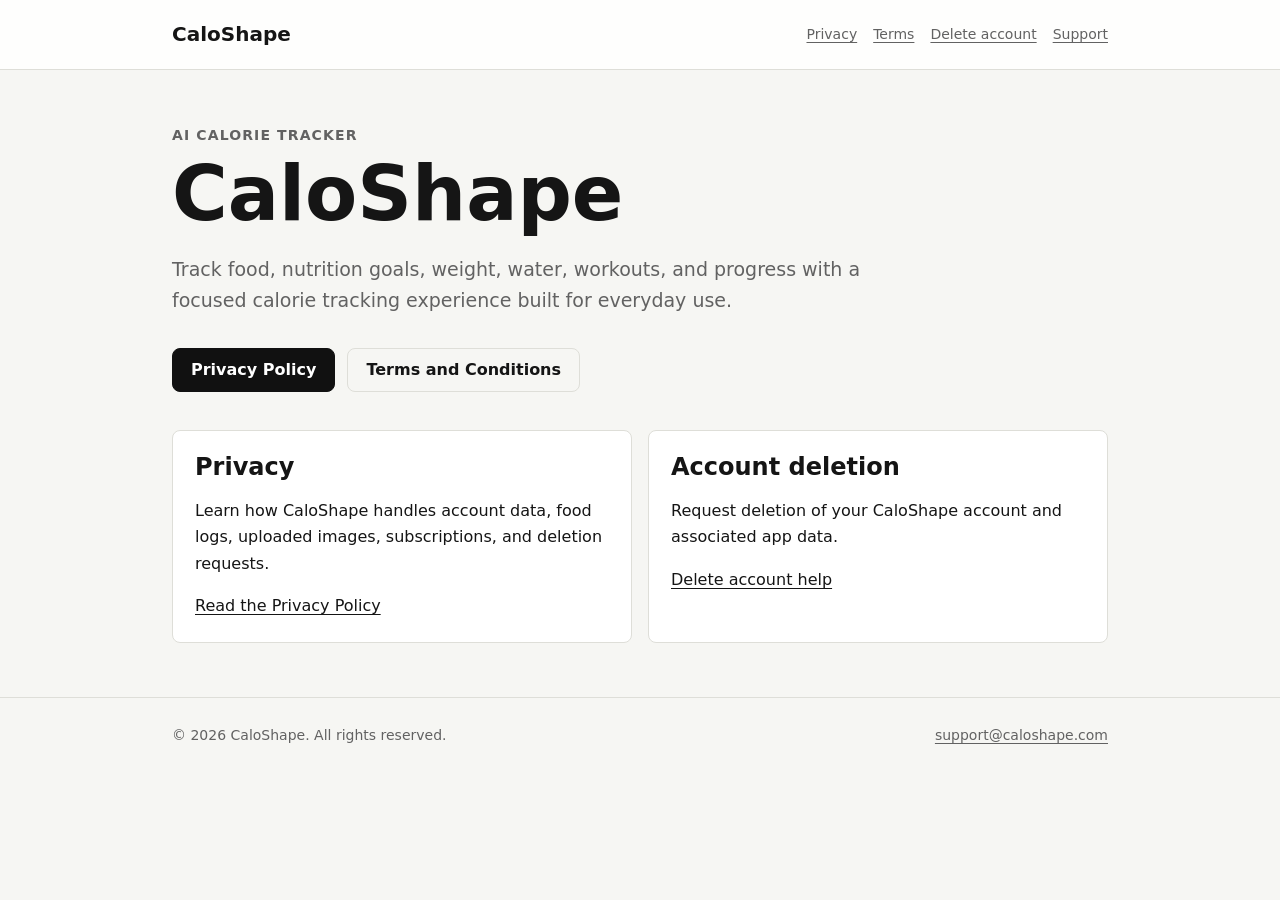
<file: index.html>
<!doctype html>
<html lang="en">
<head>
  <meta charset="utf-8">
  <meta name="viewport" content="width=device-width, initial-scale=1">
  <title>CaloShape AI Calorie Tracker</title>
  <meta name="description" content="CaloShape helps you track calories, macros, goals, and progress with AI-assisted nutrition tools.">
  <link rel="canonical" href="https://caloshape.com/">
  <meta property="og:url" content="https://caloshape.com/">
  <link rel="stylesheet" href="/styles.css">
</head>
<body>
  <header class="site-header">
    <nav class="nav" aria-label="Primary">
      <a class="brand" href="/">CaloShape</a>
      <div class="nav-links">
        <a href="/privacy/">Privacy</a>
        <a href="/terms/">Terms</a>
        <a href="/delete-account/">Delete account</a>
        <a href="/support/">Support</a>
      </div>
    </nav>
  </header>

  <main class="hero">
    <p class="eyebrow">AI calorie tracker</p>
    <h1>CaloShape</h1>
    <p class="lead">
      Track food, nutrition goals, weight, water, workouts, and progress with a focused calorie tracking experience built for everyday use.
    </p>
    <div class="actions">
      <a class="button" href="/privacy/">Privacy Policy</a>
      <a class="button secondary" href="/terms/">Terms and Conditions</a>
    </div>

    <div class="grid" aria-label="Important links">
      <article class="card">
        <h2>Privacy</h2>
        <p>Learn how CaloShape handles account data, food logs, uploaded images, subscriptions, and deletion requests.</p>
        <a href="/privacy/">Read the Privacy Policy</a>
      </article>
      <article class="card">
        <h2>Account deletion</h2>
        <p>Request deletion of your CaloShape account and associated app data.</p>
        <a href="/delete-account/">Delete account help</a>
      </article>
    </div>
  </main>

  <footer class="site-footer">
    <div class="footer-inner">
      <span>&copy; 2026 CaloShape. All rights reserved.</span>
      <a href="mailto:support@caloshape.com">support@caloshape.com</a>
    </div>
  </footer>
</body>
</html>
</file>
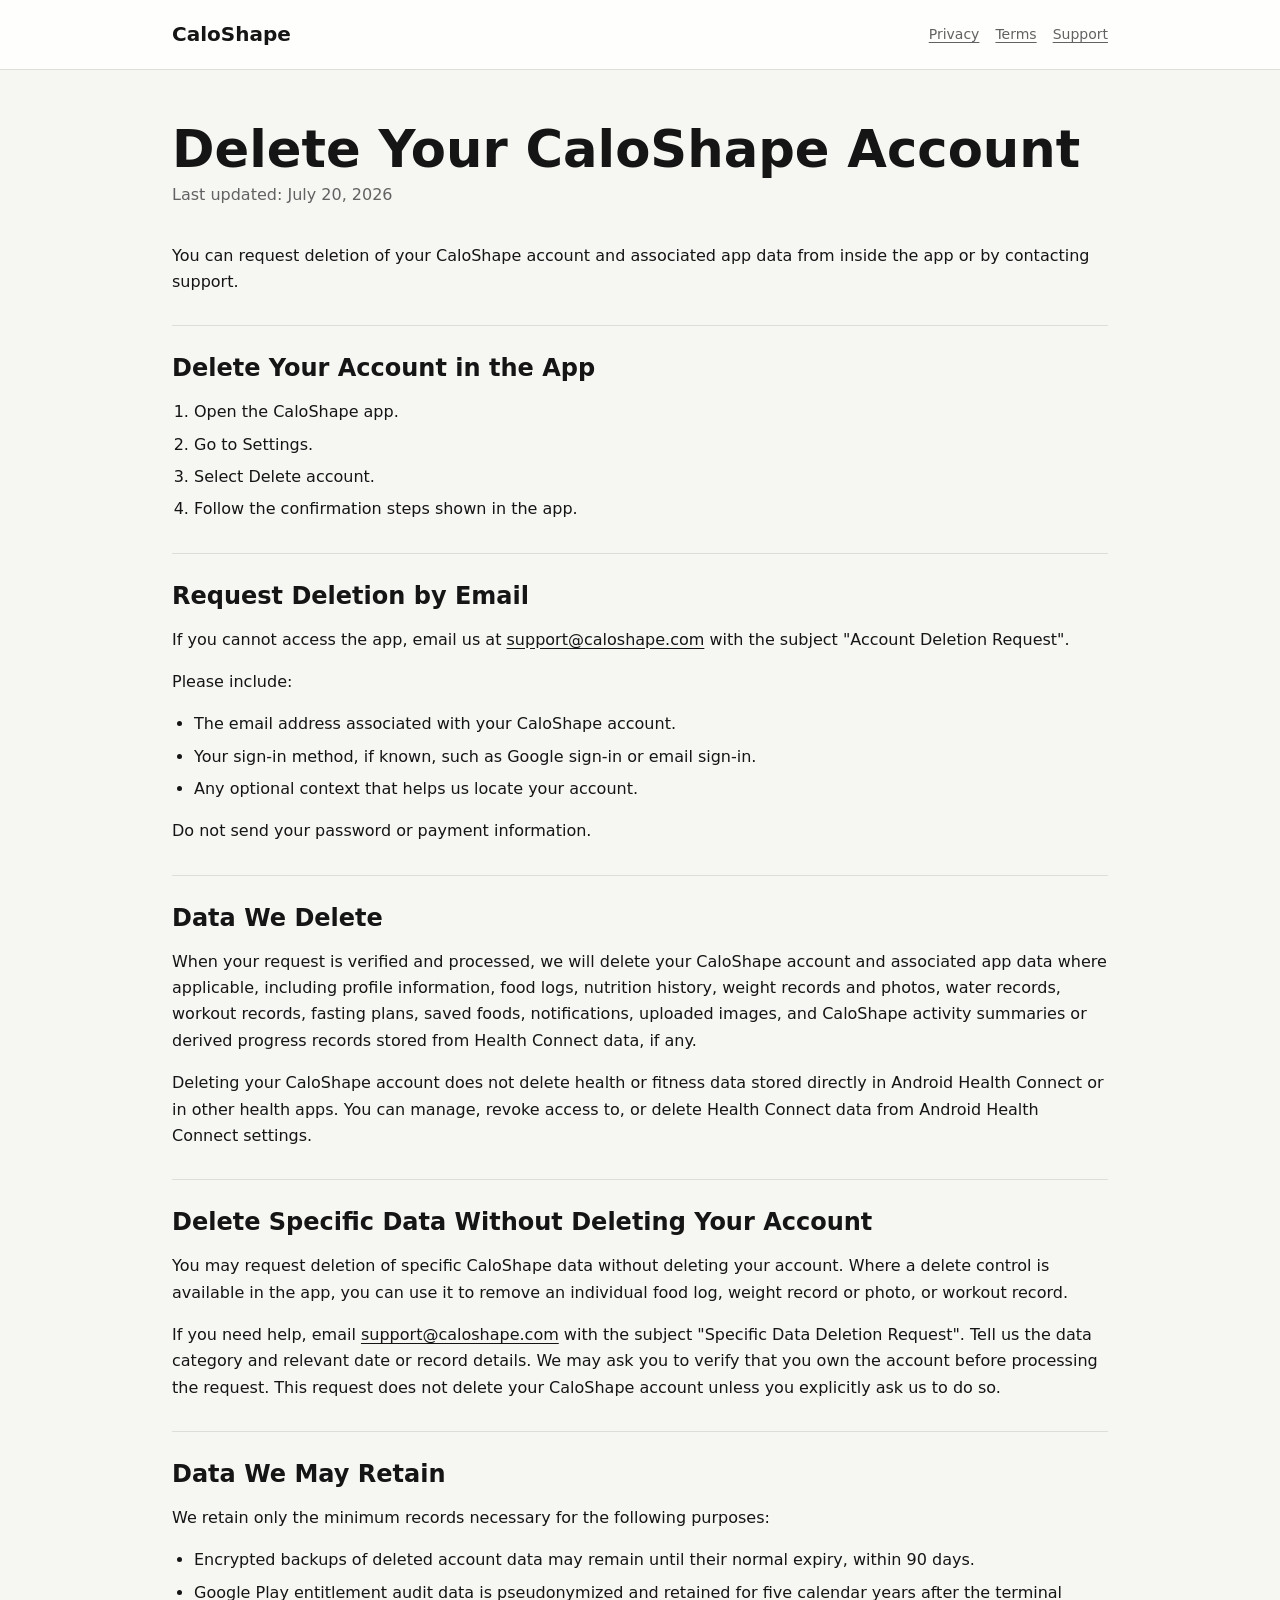
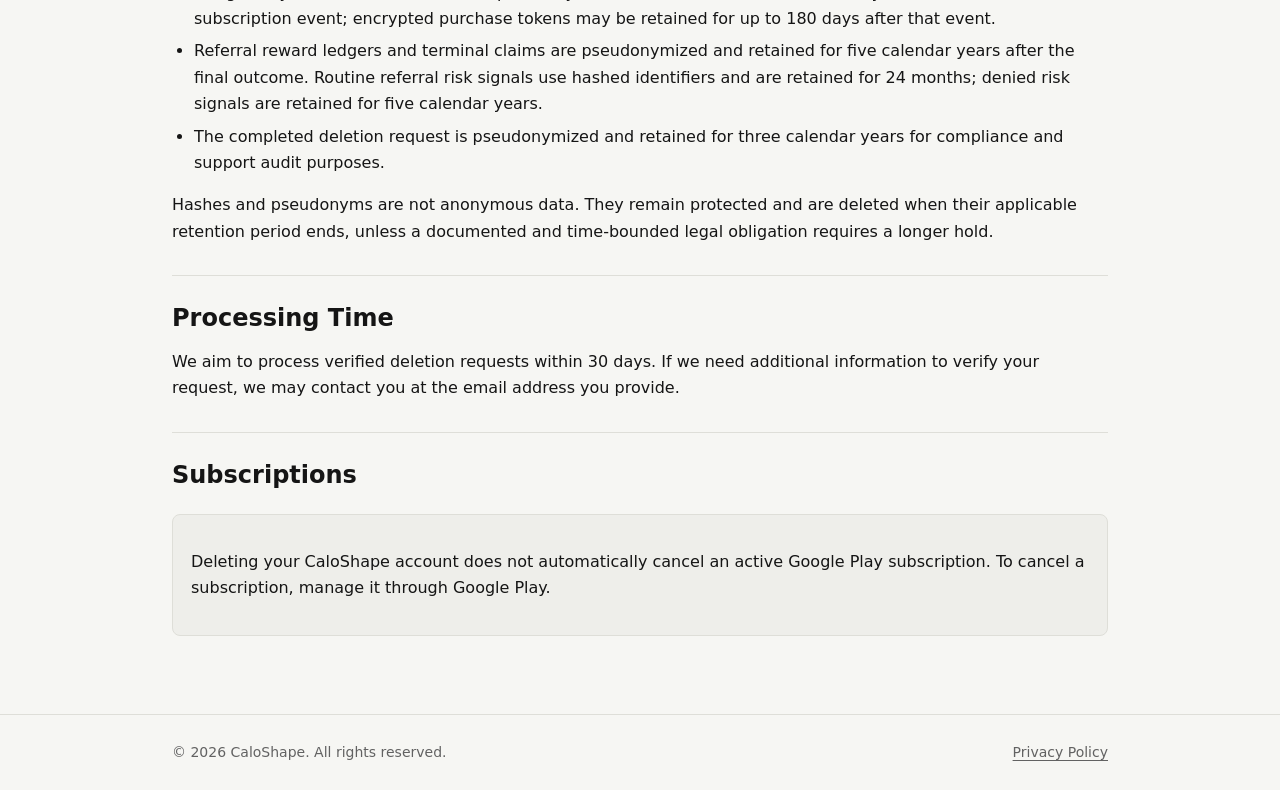
<file: delete-account/index.html>
<!doctype html>
<html lang="en">
<head>
  <meta charset="utf-8">
  <meta name="viewport" content="width=device-width, initial-scale=1">
  <title>Delete Your CaloShape Account</title>
  <meta name="description" content="How to request deletion of your CaloShape account and associated app data.">
  <link rel="canonical" href="https://caloshape.com/delete-account/">
  <meta property="og:url" content="https://caloshape.com/delete-account/">
  <link rel="stylesheet" href="/styles.css">
</head>
<body>
  <header class="site-header">
    <nav class="nav" aria-label="Primary">
      <a class="brand" href="/">CaloShape</a>
      <div class="nav-links">
        <a href="/privacy/">Privacy</a>
        <a href="/terms/">Terms</a>
        <a href="/support/">Support</a>
      </div>
    </nav>
  </header>

  <main class="content">
    <h1>Delete Your CaloShape Account</h1>
    <p class="updated">Last updated: July 20, 2026</p>

    <p>
      You can request deletion of your CaloShape account and associated app data from inside the app or by contacting support.
    </p>

    <section>
      <h2>Delete Your Account in the App</h2>
      <ol>
        <li>Open the CaloShape app.</li>
        <li>Go to Settings.</li>
        <li>Select Delete account.</li>
        <li>Follow the confirmation steps shown in the app.</li>
      </ol>
    </section>

    <section>
      <h2>Request Deletion by Email</h2>
      <p>
        If you cannot access the app, email us at
        <a href="mailto:support@caloshape.com?subject=Account%20Deletion%20Request">support@caloshape.com</a>
        with the subject "Account Deletion Request".
      </p>
      <p>Please include:</p>
      <ul>
        <li>The email address associated with your CaloShape account.</li>
        <li>Your sign-in method, if known, such as Google sign-in or email sign-in.</li>
        <li>Any optional context that helps us locate your account.</li>
      </ul>
      <p>Do not send your password or payment information.</p>
    </section>

    <section>
      <h2>Data We Delete</h2>
      <p>
        When your request is verified and processed, we will delete your CaloShape account and associated app data where applicable, including profile information, food logs, nutrition history, weight records and photos, water records, workout records, fasting plans, saved foods, notifications, uploaded images, and CaloShape activity summaries or derived progress records stored from Health Connect data, if any.
      </p>
      <p>
        Deleting your CaloShape account does not delete health or fitness data stored directly in Android Health Connect or in other health apps. You can manage, revoke access to, or delete Health Connect data from Android Health Connect settings.
      </p>
    </section>

    <section>
      <h2>Delete Specific Data Without Deleting Your Account</h2>
      <p>
        You may request deletion of specific CaloShape data without deleting your account. Where a delete control is available in the app, you can use it to remove an individual food log, weight record or photo, or workout record.
      </p>
      <p>
        If you need help, email
        <a href="mailto:support@caloshape.com?subject=Specific%20Data%20Deletion%20Request">support@caloshape.com</a>
        with the subject "Specific Data Deletion Request". Tell us the data category and relevant date or record details. We may ask you to verify that you own the account before processing the request. This request does not delete your CaloShape account unless you explicitly ask us to do so.
      </p>
    </section>

    <section>
      <h2>Data We May Retain</h2>
      <p>We retain only the minimum records necessary for the following purposes:</p>
      <ul>
        <li>Encrypted backups of deleted account data may remain until their normal expiry, within 90 days.</li>
        <li>Google Play entitlement audit data is pseudonymized and retained for five calendar years after the terminal subscription event; encrypted purchase tokens may be retained for up to 180 days after that event.</li>
        <li>Referral reward ledgers and terminal claims are pseudonymized and retained for five calendar years after the final outcome. Routine referral risk signals use hashed identifiers and are retained for 24 months; denied risk signals are retained for five calendar years.</li>
        <li>The completed deletion request is pseudonymized and retained for three calendar years for compliance and support audit purposes.</li>
      </ul>
      <p>Hashes and pseudonyms are not anonymous data. They remain protected and are deleted when their applicable retention period ends, unless a documented and time-bounded legal obligation requires a longer hold.</p>
    </section>

    <section>
      <h2>Processing Time</h2>
      <p>
        We aim to process verified deletion requests within 30 days. If we need additional information to verify your request, we may contact you at the email address you provide.
      </p>
    </section>

    <section>
      <h2>Subscriptions</h2>
      <div class="notice">
        <p>
          Deleting your CaloShape account does not automatically cancel an active Google Play subscription. To cancel a subscription, manage it through Google Play.
        </p>
      </div>
    </section>
  </main>

  <footer class="site-footer">
    <div class="footer-inner">
      <span>&copy; 2026 CaloShape. All rights reserved.</span>
      <a href="/privacy/">Privacy Policy</a>
    </div>
  </footer>
</body>
</html>
</file>
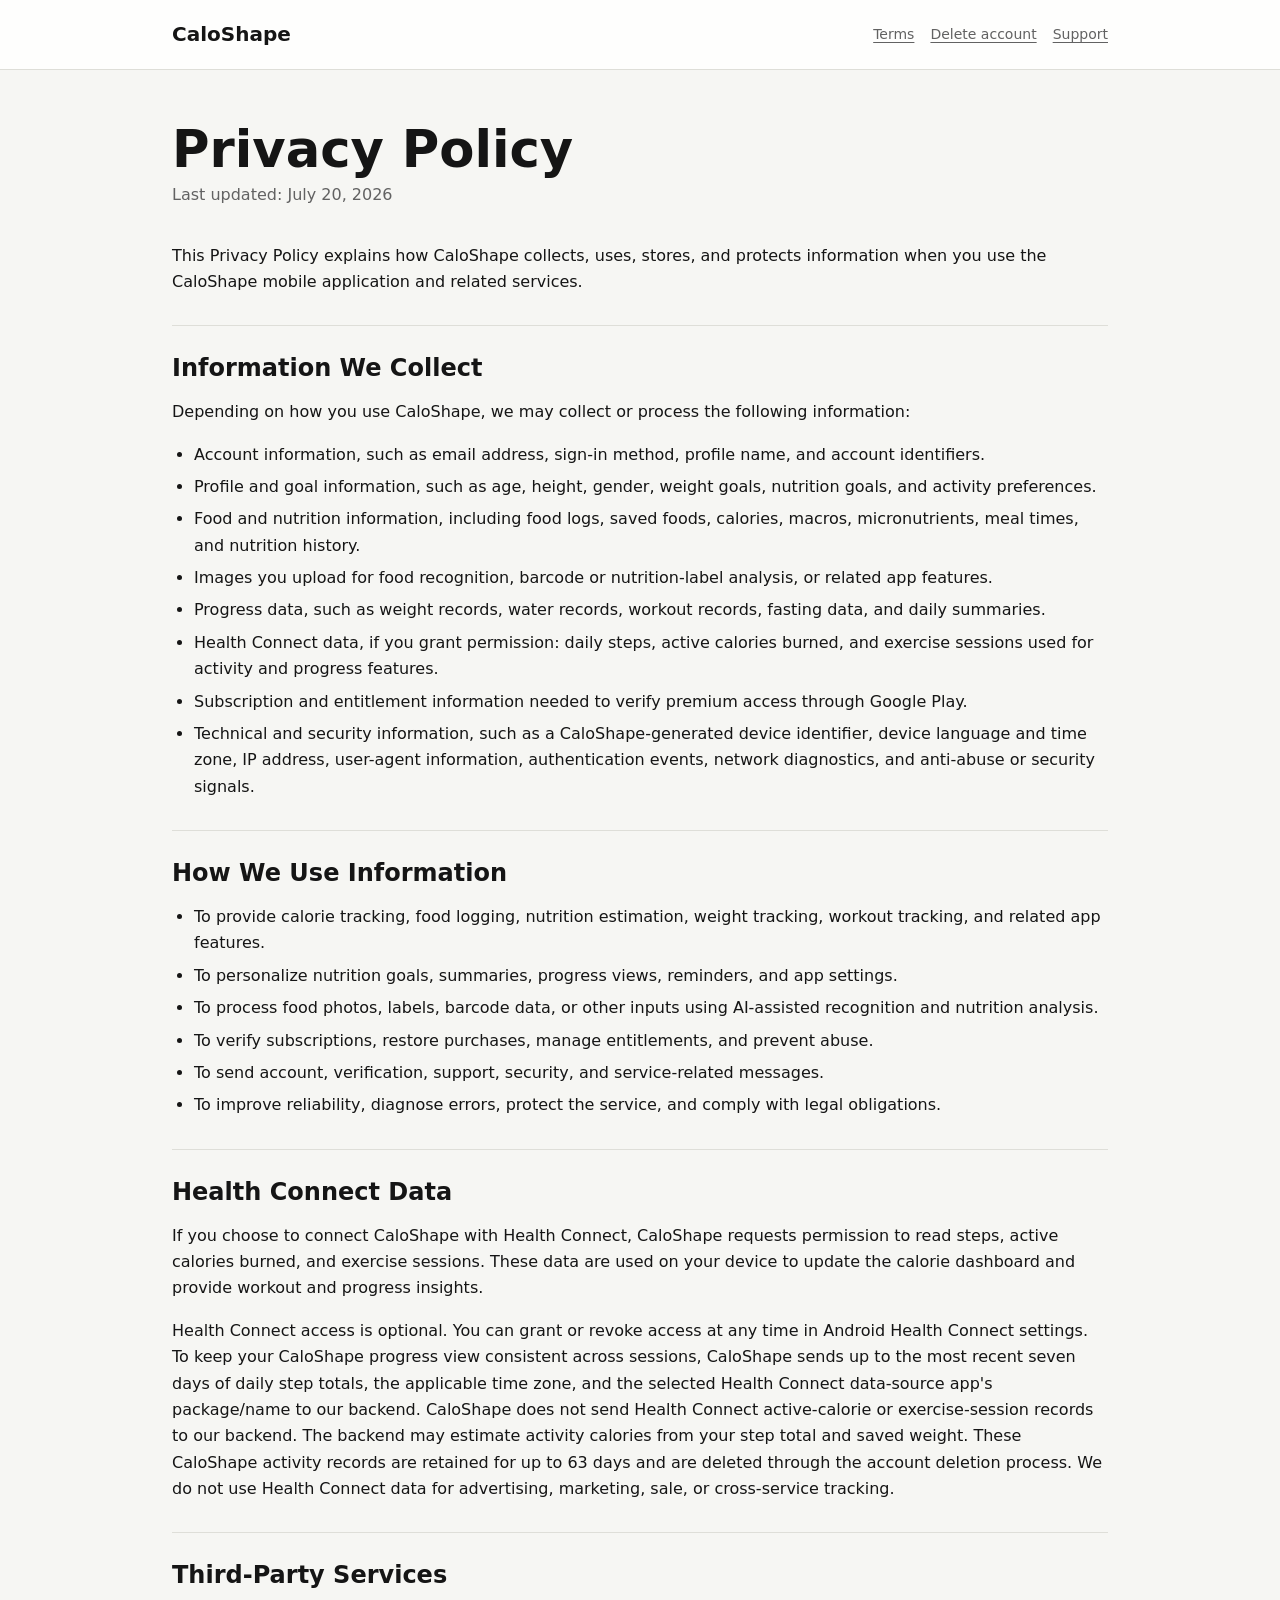
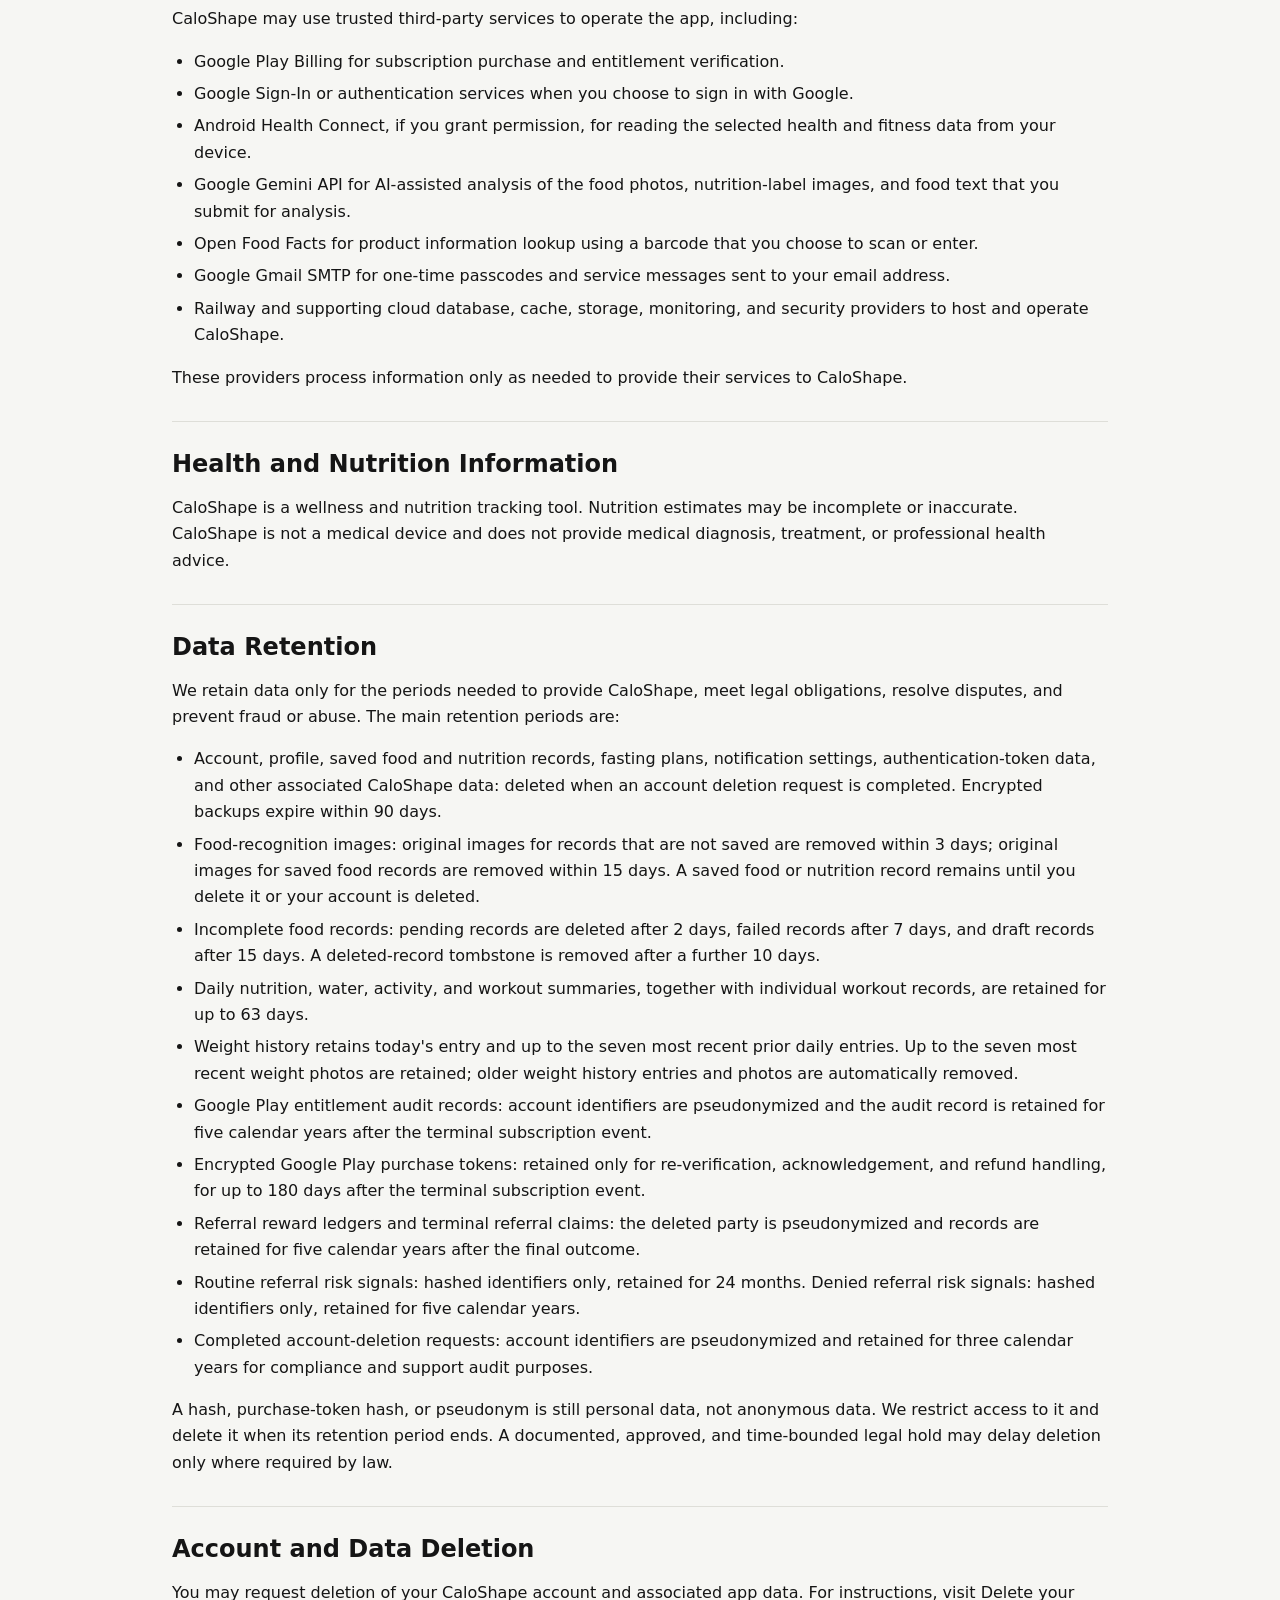
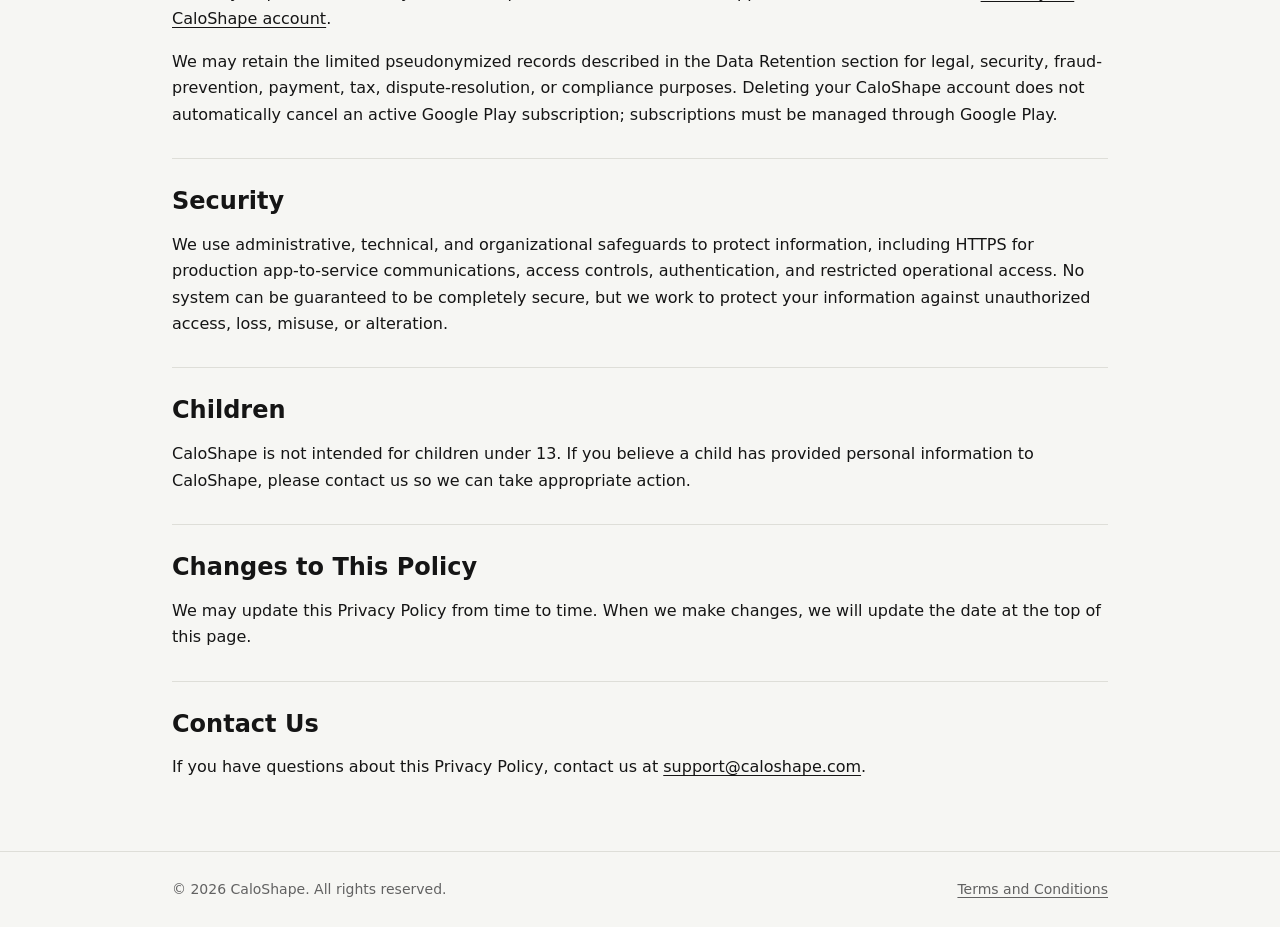
<file: privacy/index.html>
<!doctype html>
<html lang="en">
<head>
  <meta charset="utf-8">
  <meta name="viewport" content="width=device-width, initial-scale=1">
  <title>Privacy Policy - CaloShape</title>
  <meta name="description" content="Privacy Policy for CaloShape AI Calorie Tracker.">
  <link rel="canonical" href="https://caloshape.com/privacy/">
  <meta property="og:url" content="https://caloshape.com/privacy/">
  <link rel="stylesheet" href="/styles.css">
</head>
<body>
  <header class="site-header">
    <nav class="nav" aria-label="Primary">
      <a class="brand" href="/">CaloShape</a>
      <div class="nav-links">
        <a href="/terms/">Terms</a>
        <a href="/delete-account/">Delete account</a>
        <a href="/support/">Support</a>
      </div>
    </nav>
  </header>

  <main class="content">
    <h1>Privacy Policy</h1>
    <p class="updated">Last updated: July 20, 2026</p>

    <p>
      This Privacy Policy explains how CaloShape collects, uses, stores, and protects information when you use the CaloShape mobile application and related services.
    </p>

    <section>
      <h2>Information We Collect</h2>
      <p>Depending on how you use CaloShape, we may collect or process the following information:</p>
      <ul>
        <li>Account information, such as email address, sign-in method, profile name, and account identifiers.</li>
        <li>Profile and goal information, such as age, height, gender, weight goals, nutrition goals, and activity preferences.</li>
        <li>Food and nutrition information, including food logs, saved foods, calories, macros, micronutrients, meal times, and nutrition history.</li>
        <li>Images you upload for food recognition, barcode or nutrition-label analysis, or related app features.</li>
        <li>Progress data, such as weight records, water records, workout records, fasting data, and daily summaries.</li>
        <li>Health Connect data, if you grant permission: daily steps, active calories burned, and exercise sessions used for activity and progress features.</li>
        <li>Subscription and entitlement information needed to verify premium access through Google Play.</li>
        <li>Technical and security information, such as a CaloShape-generated device identifier, device language and time zone, IP address, user-agent information, authentication events, network diagnostics, and anti-abuse or security signals.</li>
      </ul>
    </section>

    <section>
      <h2>How We Use Information</h2>
      <ul>
        <li>To provide calorie tracking, food logging, nutrition estimation, weight tracking, workout tracking, and related app features.</li>
        <li>To personalize nutrition goals, summaries, progress views, reminders, and app settings.</li>
        <li>To process food photos, labels, barcode data, or other inputs using AI-assisted recognition and nutrition analysis.</li>
        <li>To verify subscriptions, restore purchases, manage entitlements, and prevent abuse.</li>
        <li>To send account, verification, support, security, and service-related messages.</li>
        <li>To improve reliability, diagnose errors, protect the service, and comply with legal obligations.</li>
      </ul>
    </section>

    <section>
      <h2>Health Connect Data</h2>
      <p>
        If you choose to connect CaloShape with Health Connect, CaloShape requests permission to read steps, active calories burned, and exercise sessions. These data are used on your device to update the calorie dashboard and provide workout and progress insights.
      </p>
      <p>
        Health Connect access is optional. You can grant or revoke access at any time in Android Health Connect settings. To keep your CaloShape progress view consistent across sessions, CaloShape sends up to the most recent seven days of daily step totals, the applicable time zone, and the selected Health Connect data-source app's package/name to our backend. CaloShape does not send Health Connect active-calorie or exercise-session records to our backend. The backend may estimate activity calories from your step total and saved weight. These CaloShape activity records are retained for up to 63 days and are deleted through the account deletion process. We do not use Health Connect data for advertising, marketing, sale, or cross-service tracking.
      </p>
    </section>

    <section>
      <h2>Third-Party Services</h2>
      <p>CaloShape may use trusted third-party services to operate the app, including:</p>
      <ul>
        <li>Google Play Billing for subscription purchase and entitlement verification.</li>
        <li>Google Sign-In or authentication services when you choose to sign in with Google.</li>
        <li>Android Health Connect, if you grant permission, for reading the selected health and fitness data from your device.</li>
        <li>Google Gemini API for AI-assisted analysis of the food photos, nutrition-label images, and food text that you submit for analysis.</li>
        <li>Open Food Facts for product information lookup using a barcode that you choose to scan or enter.</li>
        <li>Google Gmail SMTP for one-time passcodes and service messages sent to your email address.</li>
        <li>Railway and supporting cloud database, cache, storage, monitoring, and security providers to host and operate CaloShape.</li>
      </ul>
      <p>These providers process information only as needed to provide their services to CaloShape.</p>
    </section>

    <section>
      <h2>Health and Nutrition Information</h2>
      <p>
        CaloShape is a wellness and nutrition tracking tool. Nutrition estimates may be incomplete or inaccurate. CaloShape is not a medical device and does not provide medical diagnosis, treatment, or professional health advice.
      </p>
    </section>

    <section>
      <h2>Data Retention</h2>
      <p>We retain data only for the periods needed to provide CaloShape, meet legal obligations, resolve disputes, and prevent fraud or abuse. The main retention periods are:</p>
      <ul>
        <li>Account, profile, saved food and nutrition records, fasting plans, notification settings, authentication-token data, and other associated CaloShape data: deleted when an account deletion request is completed. Encrypted backups expire within 90 days.</li>
        <li>Food-recognition images: original images for records that are not saved are removed within 3 days; original images for saved food records are removed within 15 days. A saved food or nutrition record remains until you delete it or your account is deleted.</li>
        <li>Incomplete food records: pending records are deleted after 2 days, failed records after 7 days, and draft records after 15 days. A deleted-record tombstone is removed after a further 10 days.</li>
        <li>Daily nutrition, water, activity, and workout summaries, together with individual workout records, are retained for up to 63 days.</li>
        <li>Weight history retains today's entry and up to the seven most recent prior daily entries. Up to the seven most recent weight photos are retained; older weight history entries and photos are automatically removed.</li>
        <li>Google Play entitlement audit records: account identifiers are pseudonymized and the audit record is retained for five calendar years after the terminal subscription event.</li>
        <li>Encrypted Google Play purchase tokens: retained only for re-verification, acknowledgement, and refund handling, for up to 180 days after the terminal subscription event.</li>
        <li>Referral reward ledgers and terminal referral claims: the deleted party is pseudonymized and records are retained for five calendar years after the final outcome.</li>
        <li>Routine referral risk signals: hashed identifiers only, retained for 24 months. Denied referral risk signals: hashed identifiers only, retained for five calendar years.</li>
        <li>Completed account-deletion requests: account identifiers are pseudonymized and retained for three calendar years for compliance and support audit purposes.</li>
      </ul>
      <p>
        A hash, purchase-token hash, or pseudonym is still personal data, not anonymous data. We restrict access to it and delete it when its retention period ends. A documented, approved, and time-bounded legal hold may delay deletion only where required by law.
      </p>
    </section>

    <section>
      <h2>Account and Data Deletion</h2>
      <p>
        You may request deletion of your CaloShape account and associated app data. For instructions, visit
        <a href="/delete-account/">Delete your CaloShape account</a>.
      </p>
      <p>
        We may retain the limited pseudonymized records described in the Data Retention section for legal, security, fraud-prevention, payment, tax, dispute-resolution, or compliance purposes. Deleting your CaloShape account does not automatically cancel an active Google Play subscription; subscriptions must be managed through Google Play.
      </p>
    </section>

    <section>
      <h2>Security</h2>
      <p>
        We use administrative, technical, and organizational safeguards to protect information, including HTTPS for production app-to-service communications, access controls, authentication, and restricted operational access. No system can be guaranteed to be completely secure, but we work to protect your information against unauthorized access, loss, misuse, or alteration.
      </p>
    </section>

    <section>
      <h2>Children</h2>
      <p>
        CaloShape is not intended for children under 13. If you believe a child has provided personal information to CaloShape, please contact us so we can take appropriate action.
      </p>
    </section>

    <section>
      <h2>Changes to This Policy</h2>
      <p>
        We may update this Privacy Policy from time to time. When we make changes, we will update the date at the top of this page.
      </p>
    </section>

    <section>
      <h2>Contact Us</h2>
      <p>
        If you have questions about this Privacy Policy, contact us at
        <a href="mailto:support@caloshape.com">support@caloshape.com</a>.
      </p>
    </section>
  </main>

  <footer class="site-footer">
    <div class="footer-inner">
      <span>&copy; 2026 CaloShape. All rights reserved.</span>
      <a href="/terms/">Terms and Conditions</a>
    </div>
  </footer>
</body>
</html>
</file>
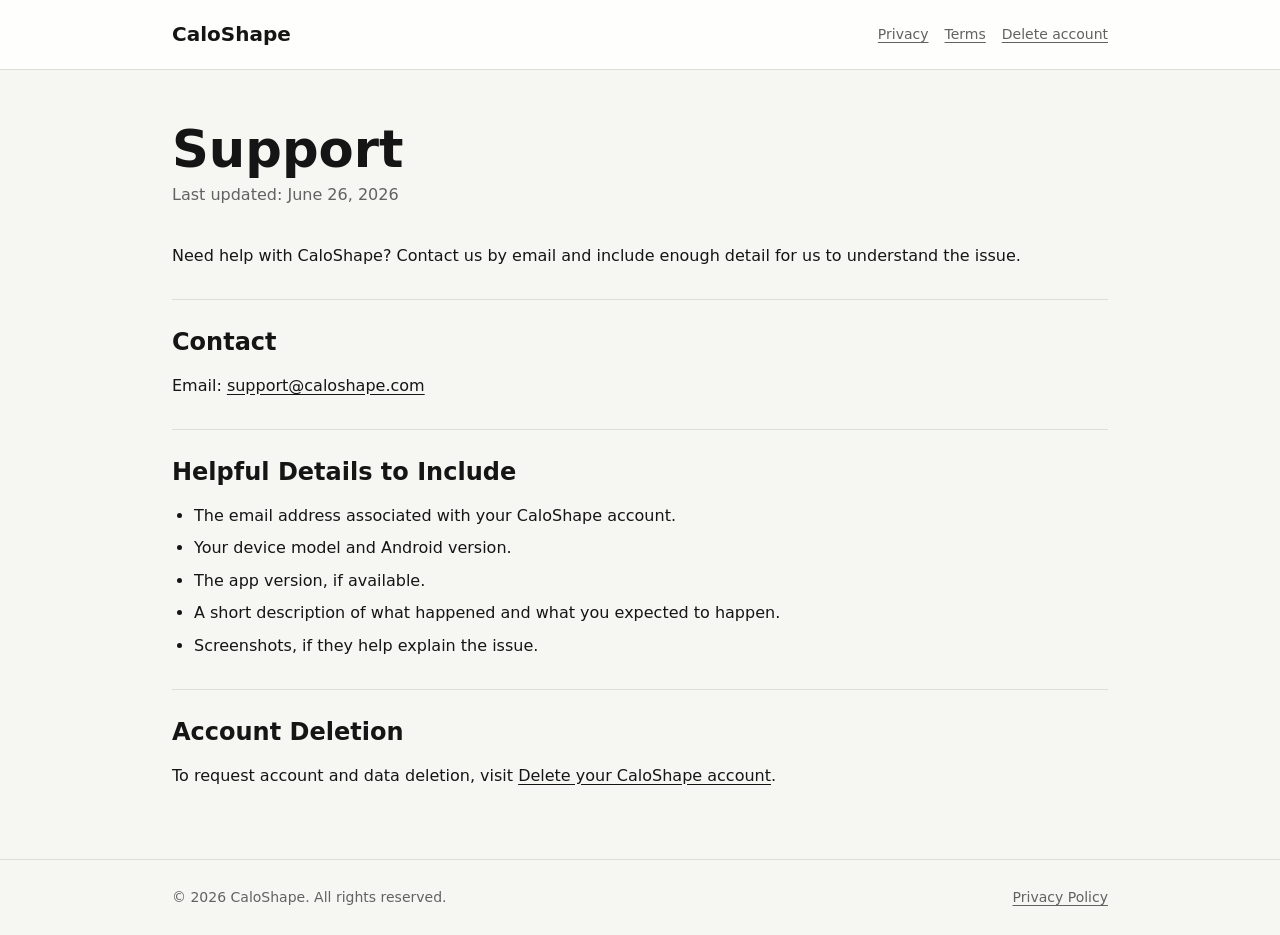
<file: support/index.html>
<!doctype html>
<html lang="en">
<head>
  <meta charset="utf-8">
  <meta name="viewport" content="width=device-width, initial-scale=1">
  <title>Support - CaloShape</title>
  <meta name="description" content="Contact CaloShape support.">
  <link rel="canonical" href="https://caloshape.com/support/">
  <meta property="og:url" content="https://caloshape.com/support/">
  <link rel="stylesheet" href="/styles.css">
</head>
<body>
  <header class="site-header">
    <nav class="nav" aria-label="Primary">
      <a class="brand" href="/">CaloShape</a>
      <div class="nav-links">
        <a href="/privacy/">Privacy</a>
        <a href="/terms/">Terms</a>
        <a href="/delete-account/">Delete account</a>
      </div>
    </nav>
  </header>

  <main class="content">
    <h1>Support</h1>
    <p class="updated">Last updated: June 26, 2026</p>

    <p>
      Need help with CaloShape? Contact us by email and include enough detail for us to understand the issue.
    </p>

    <section>
      <h2>Contact</h2>
      <p>
        Email:
        <a href="mailto:support@caloshape.com?subject=Support%20Request">support@caloshape.com</a>
      </p>
    </section>

    <section>
      <h2>Helpful Details to Include</h2>
      <ul>
        <li>The email address associated with your CaloShape account.</li>
        <li>Your device model and Android version.</li>
        <li>The app version, if available.</li>
        <li>A short description of what happened and what you expected to happen.</li>
        <li>Screenshots, if they help explain the issue.</li>
      </ul>
    </section>

    <section>
      <h2>Account Deletion</h2>
      <p>
        To request account and data deletion, visit
        <a href="/delete-account/">Delete your CaloShape account</a>.
      </p>
    </section>
  </main>

  <footer class="site-footer">
    <div class="footer-inner">
      <span>&copy; 2026 CaloShape. All rights reserved.</span>
      <a href="/privacy/">Privacy Policy</a>
    </div>
  </footer>
</body>
</html>
</file>
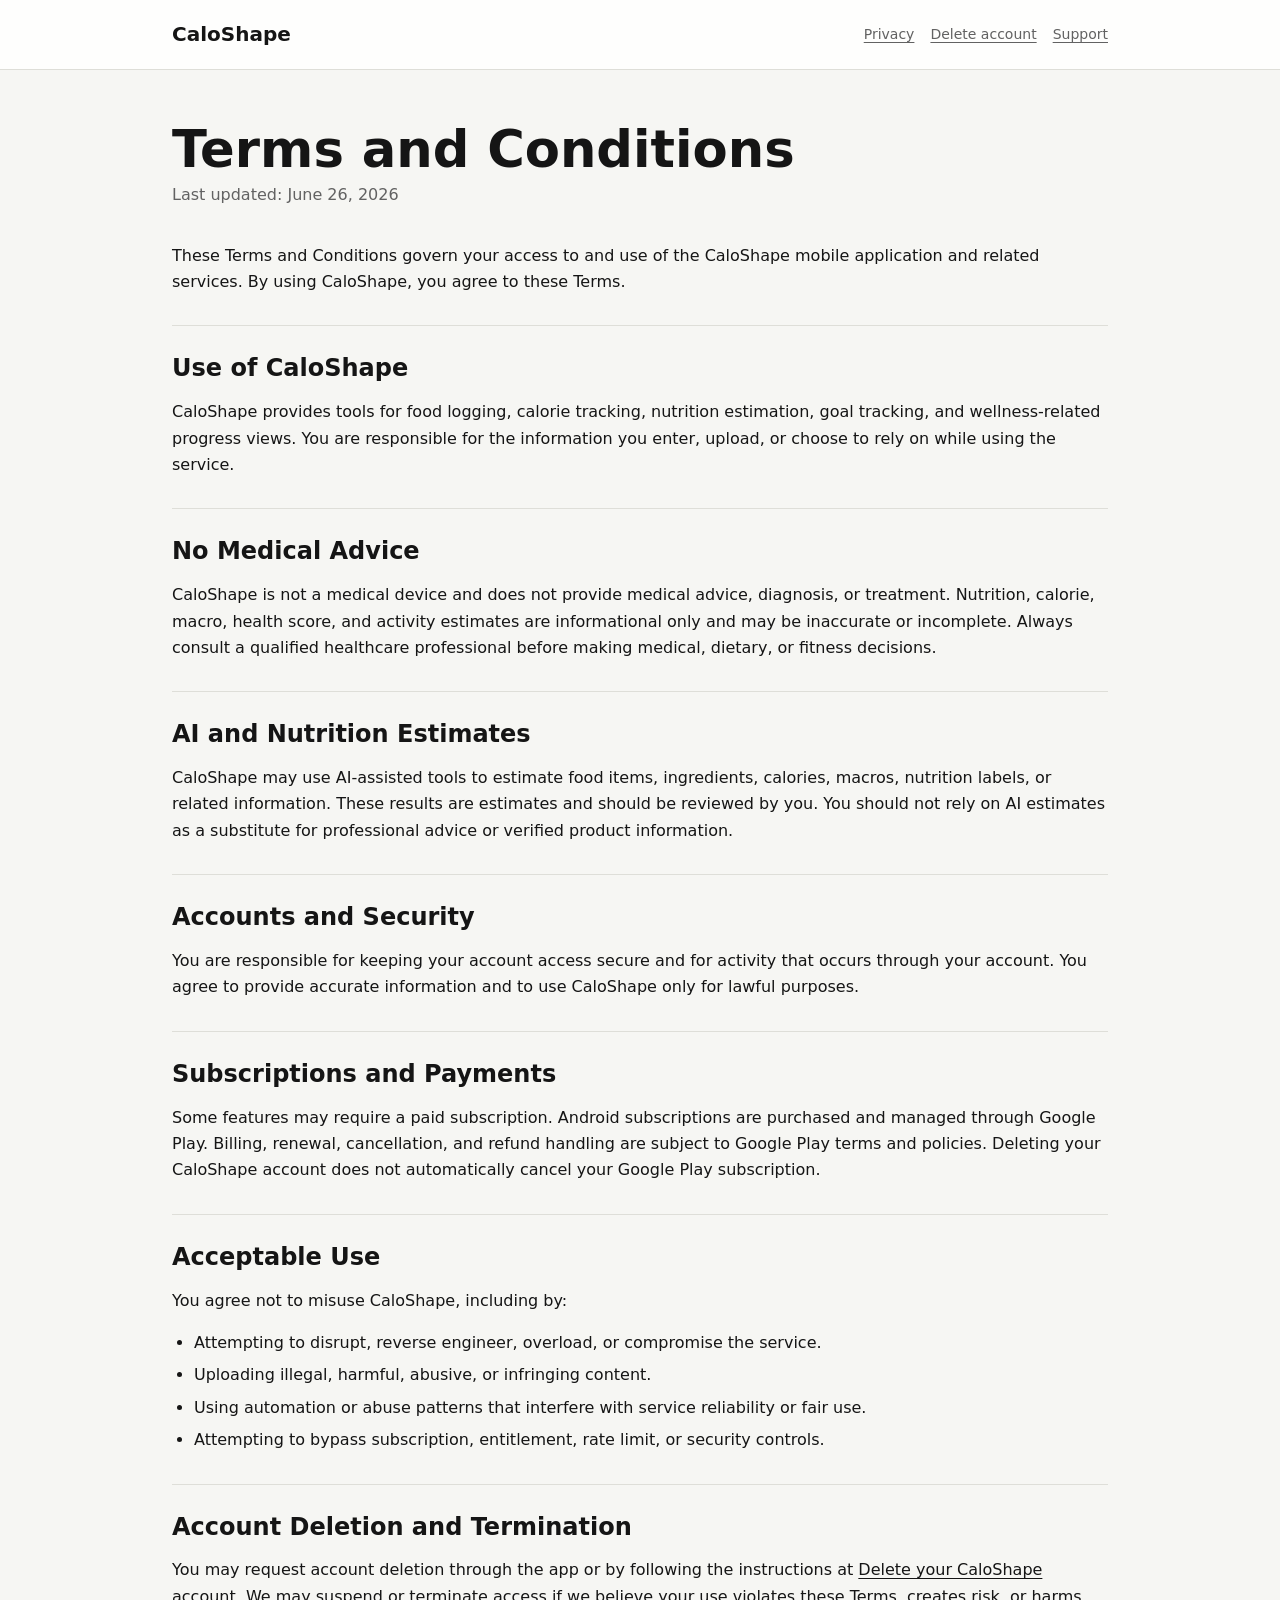
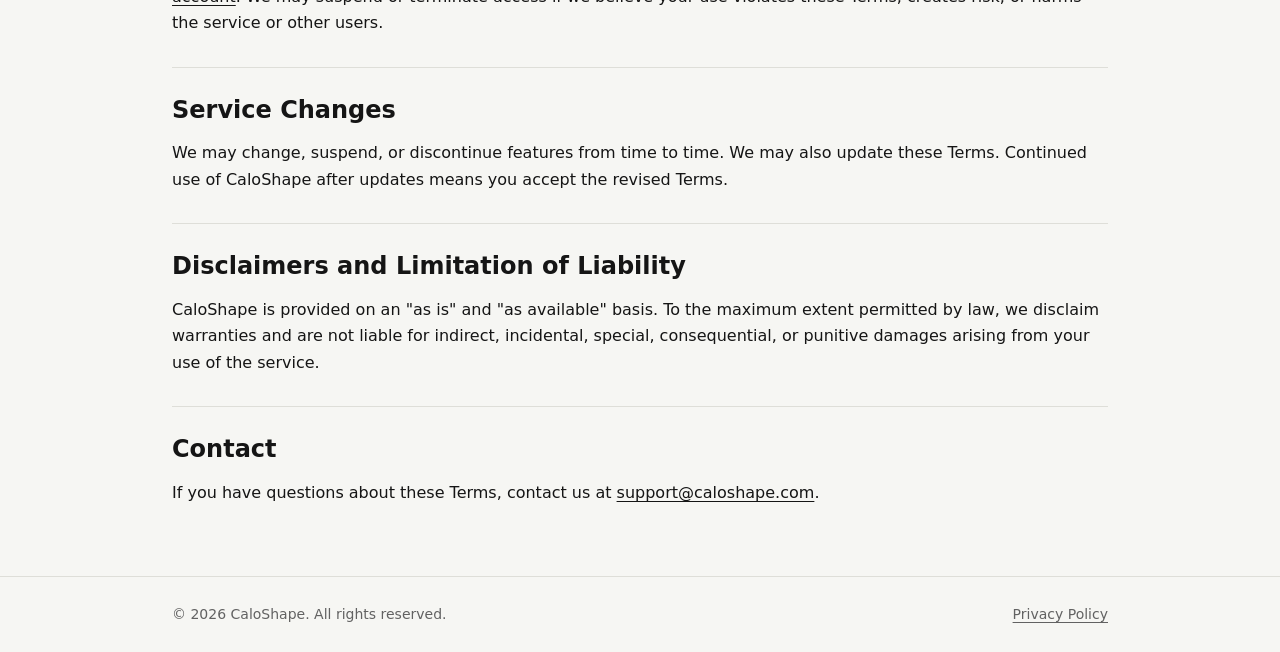
<file: terms/index.html>
<!doctype html>
<html lang="en">
<head>
  <meta charset="utf-8">
  <meta name="viewport" content="width=device-width, initial-scale=1">
  <title>Terms and Conditions - CaloShape</title>
  <meta name="description" content="Terms and Conditions for CaloShape AI Calorie Tracker.">
  <link rel="canonical" href="https://caloshape.com/terms/">
  <meta property="og:url" content="https://caloshape.com/terms/">
  <link rel="stylesheet" href="/styles.css">
</head>
<body>
  <header class="site-header">
    <nav class="nav" aria-label="Primary">
      <a class="brand" href="/">CaloShape</a>
      <div class="nav-links">
        <a href="/privacy/">Privacy</a>
        <a href="/delete-account/">Delete account</a>
        <a href="/support/">Support</a>
      </div>
    </nav>
  </header>

  <main class="content">
    <h1>Terms and Conditions</h1>
    <p class="updated">Last updated: June 26, 2026</p>

    <p>
      These Terms and Conditions govern your access to and use of the CaloShape mobile application and related services. By using CaloShape, you agree to these Terms.
    </p>

    <section>
      <h2>Use of CaloShape</h2>
      <p>
        CaloShape provides tools for food logging, calorie tracking, nutrition estimation, goal tracking, and wellness-related progress views. You are responsible for the information you enter, upload, or choose to rely on while using the service.
      </p>
    </section>

    <section>
      <h2>No Medical Advice</h2>
      <p>
        CaloShape is not a medical device and does not provide medical advice, diagnosis, or treatment. Nutrition, calorie, macro, health score, and activity estimates are informational only and may be inaccurate or incomplete. Always consult a qualified healthcare professional before making medical, dietary, or fitness decisions.
      </p>
    </section>

    <section>
      <h2>AI and Nutrition Estimates</h2>
      <p>
        CaloShape may use AI-assisted tools to estimate food items, ingredients, calories, macros, nutrition labels, or related information. These results are estimates and should be reviewed by you. You should not rely on AI estimates as a substitute for professional advice or verified product information.
      </p>
    </section>

    <section>
      <h2>Accounts and Security</h2>
      <p>
        You are responsible for keeping your account access secure and for activity that occurs through your account. You agree to provide accurate information and to use CaloShape only for lawful purposes.
      </p>
    </section>

    <section>
      <h2>Subscriptions and Payments</h2>
      <p>
        Some features may require a paid subscription. Android subscriptions are purchased and managed through Google Play. Billing, renewal, cancellation, and refund handling are subject to Google Play terms and policies. Deleting your CaloShape account does not automatically cancel your Google Play subscription.
      </p>
    </section>

    <section>
      <h2>Acceptable Use</h2>
      <p>You agree not to misuse CaloShape, including by:</p>
      <ul>
        <li>Attempting to disrupt, reverse engineer, overload, or compromise the service.</li>
        <li>Uploading illegal, harmful, abusive, or infringing content.</li>
        <li>Using automation or abuse patterns that interfere with service reliability or fair use.</li>
        <li>Attempting to bypass subscription, entitlement, rate limit, or security controls.</li>
      </ul>
    </section>

    <section>
      <h2>Account Deletion and Termination</h2>
      <p>
        You may request account deletion through the app or by following the instructions at
        <a href="/delete-account/">Delete your CaloShape account</a>. We may suspend or terminate access if we believe your use violates these Terms, creates risk, or harms the service or other users.
      </p>
    </section>

    <section>
      <h2>Service Changes</h2>
      <p>
        We may change, suspend, or discontinue features from time to time. We may also update these Terms. Continued use of CaloShape after updates means you accept the revised Terms.
      </p>
    </section>

    <section>
      <h2>Disclaimers and Limitation of Liability</h2>
      <p>
        CaloShape is provided on an "as is" and "as available" basis. To the maximum extent permitted by law, we disclaim warranties and are not liable for indirect, incidental, special, consequential, or punitive damages arising from your use of the service.
      </p>
    </section>

    <section>
      <h2>Contact</h2>
      <p>
        If you have questions about these Terms, contact us at
        <a href="mailto:support@caloshape.com">support@caloshape.com</a>.
      </p>
    </section>
  </main>

  <footer class="site-footer">
    <div class="footer-inner">
      <span>&copy; 2026 CaloShape. All rights reserved.</span>
      <a href="/privacy/">Privacy Policy</a>
    </div>
  </footer>
</body>
</html>
</file>
<file: styles.css>
:root {
  color-scheme: light dark;
  --bg: #f6f6f3;
  --panel: #ffffff;
  --text: #151515;
  --muted: #626262;
  --line: #deded8;
  --accent: #111111;
  --accent-text: #ffffff;
  --soft: #eeeeea;
  --max: 980px;
}

@media (prefers-color-scheme: dark) {
  :root {
    --bg: #111114;
    --panel: #1a1a1f;
    --text: #f3f3f1;
    --muted: #b6b6b0;
    --line: #303036;
    --accent: #f4f4f0;
    --accent-text: #111114;
    --soft: #24242a;
  }
}

* {
  box-sizing: border-box;
}

body {
  margin: 0;
  font-family: Inter, ui-sans-serif, system-ui, -apple-system, BlinkMacSystemFont, "Segoe UI", sans-serif;
  background: var(--bg);
  color: var(--text);
  line-height: 1.65;
}

a {
  color: inherit;
  text-underline-offset: 3px;
}

.site-header {
  border-bottom: 1px solid var(--line);
  background: color-mix(in srgb, var(--panel) 88%, transparent);
}

.nav {
  max-width: var(--max);
  margin: 0 auto;
  padding: 18px 22px;
  display: flex;
  align-items: center;
  justify-content: space-between;
  gap: 18px;
}

.brand {
  font-weight: 750;
  font-size: 20px;
  letter-spacing: 0;
  text-decoration: none;
}

.nav-links {
  display: flex;
  gap: 16px;
  flex-wrap: wrap;
  justify-content: flex-end;
  font-size: 14px;
  color: var(--muted);
}

.hero,
.content {
  max-width: var(--max);
  margin: 0 auto;
  padding: 54px 22px;
}

.hero {
  min-height: 62vh;
  display: grid;
  align-content: center;
}

.eyebrow {
  margin: 0 0 10px;
  color: var(--muted);
  font-size: 14px;
  font-weight: 650;
  text-transform: uppercase;
  letter-spacing: 0.08em;
}

h1 {
  margin: 0;
  font-size: clamp(38px, 6vw, 76px);
  line-height: 0.98;
  letter-spacing: 0;
}

.lead {
  margin: 22px 0 0;
  max-width: 720px;
  color: var(--muted);
  font-size: 19px;
}

.actions {
  display: flex;
  flex-wrap: wrap;
  gap: 12px;
  margin-top: 32px;
}

.button {
  display: inline-flex;
  align-items: center;
  justify-content: center;
  min-height: 44px;
  padding: 0 18px;
  border-radius: 8px;
  border: 1px solid var(--accent);
  background: var(--accent);
  color: var(--accent-text);
  font-weight: 700;
  text-decoration: none;
}

.button.secondary {
  background: transparent;
  color: var(--text);
  border-color: var(--line);
}

.grid {
  display: grid;
  grid-template-columns: repeat(2, minmax(0, 1fr));
  gap: 16px;
  margin-top: 38px;
}

.card {
  border: 1px solid var(--line);
  background: var(--panel);
  border-radius: 8px;
  padding: 22px;
}

.card h2,
.card h3 {
  margin-top: 0;
}

.content h1 {
  font-size: clamp(34px, 4vw, 54px);
  margin-bottom: 8px;
}

.updated {
  color: var(--muted);
  margin: 0 0 34px;
}

section {
  border-top: 1px solid var(--line);
  padding-top: 28px;
  margin-top: 30px;
}

h2 {
  margin: 0 0 12px;
  font-size: 24px;
  line-height: 1.2;
}

h3 {
  margin: 22px 0 8px;
  font-size: 18px;
}

ul,
ol {
  padding-left: 22px;
}

li + li {
  margin-top: 6px;
}

.notice {
  background: var(--soft);
  border: 1px solid var(--line);
  border-radius: 8px;
  padding: 18px;
  margin: 24px 0;
}

.site-footer {
  border-top: 1px solid var(--line);
}

.footer-inner {
  max-width: var(--max);
  margin: 0 auto;
  padding: 26px 22px;
  color: var(--muted);
  display: flex;
  justify-content: space-between;
  gap: 18px;
  flex-wrap: wrap;
  font-size: 14px;
}

@media (max-width: 720px) {
  .nav {
    align-items: flex-start;
    flex-direction: column;
  }

  .nav-links {
    justify-content: flex-start;
  }

  .hero,
  .content {
    padding-top: 38px;
    padding-bottom: 38px;
  }

  .grid {
    grid-template-columns: 1fr;
  }
}
</file>
